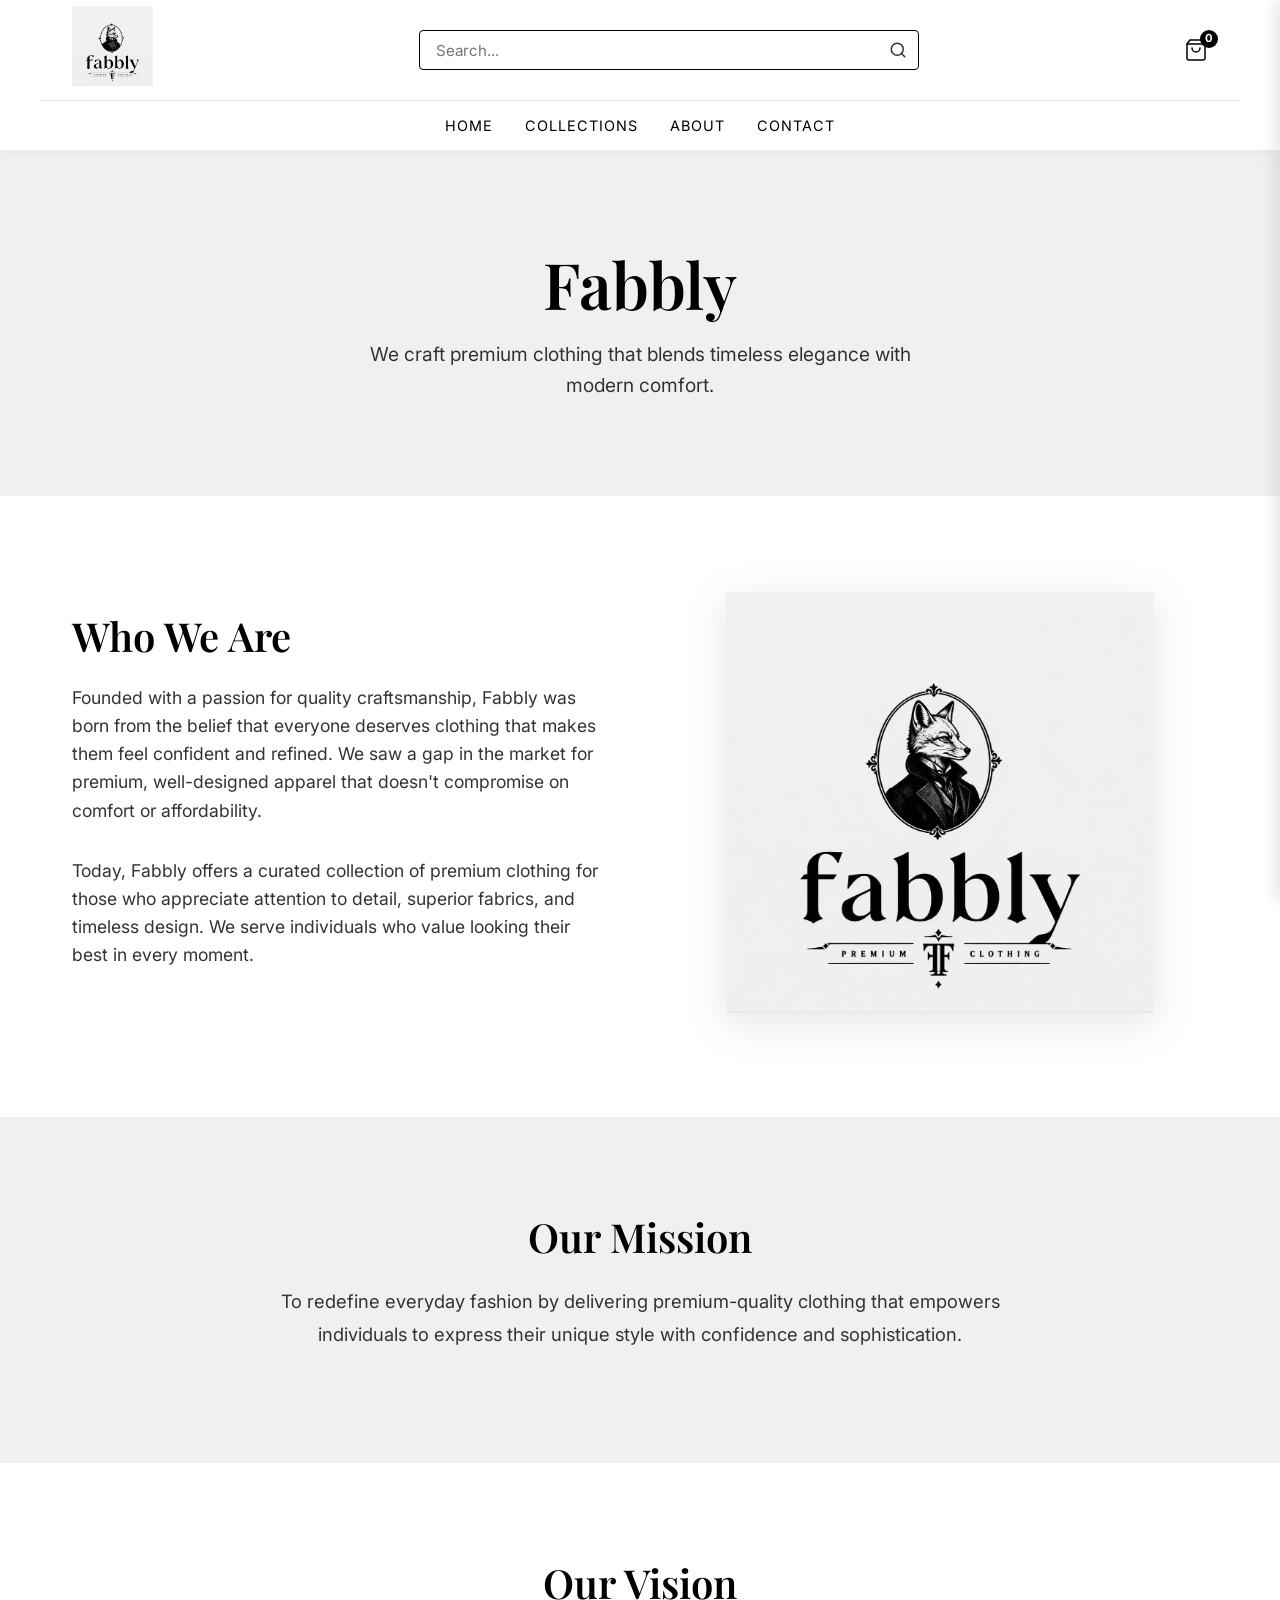
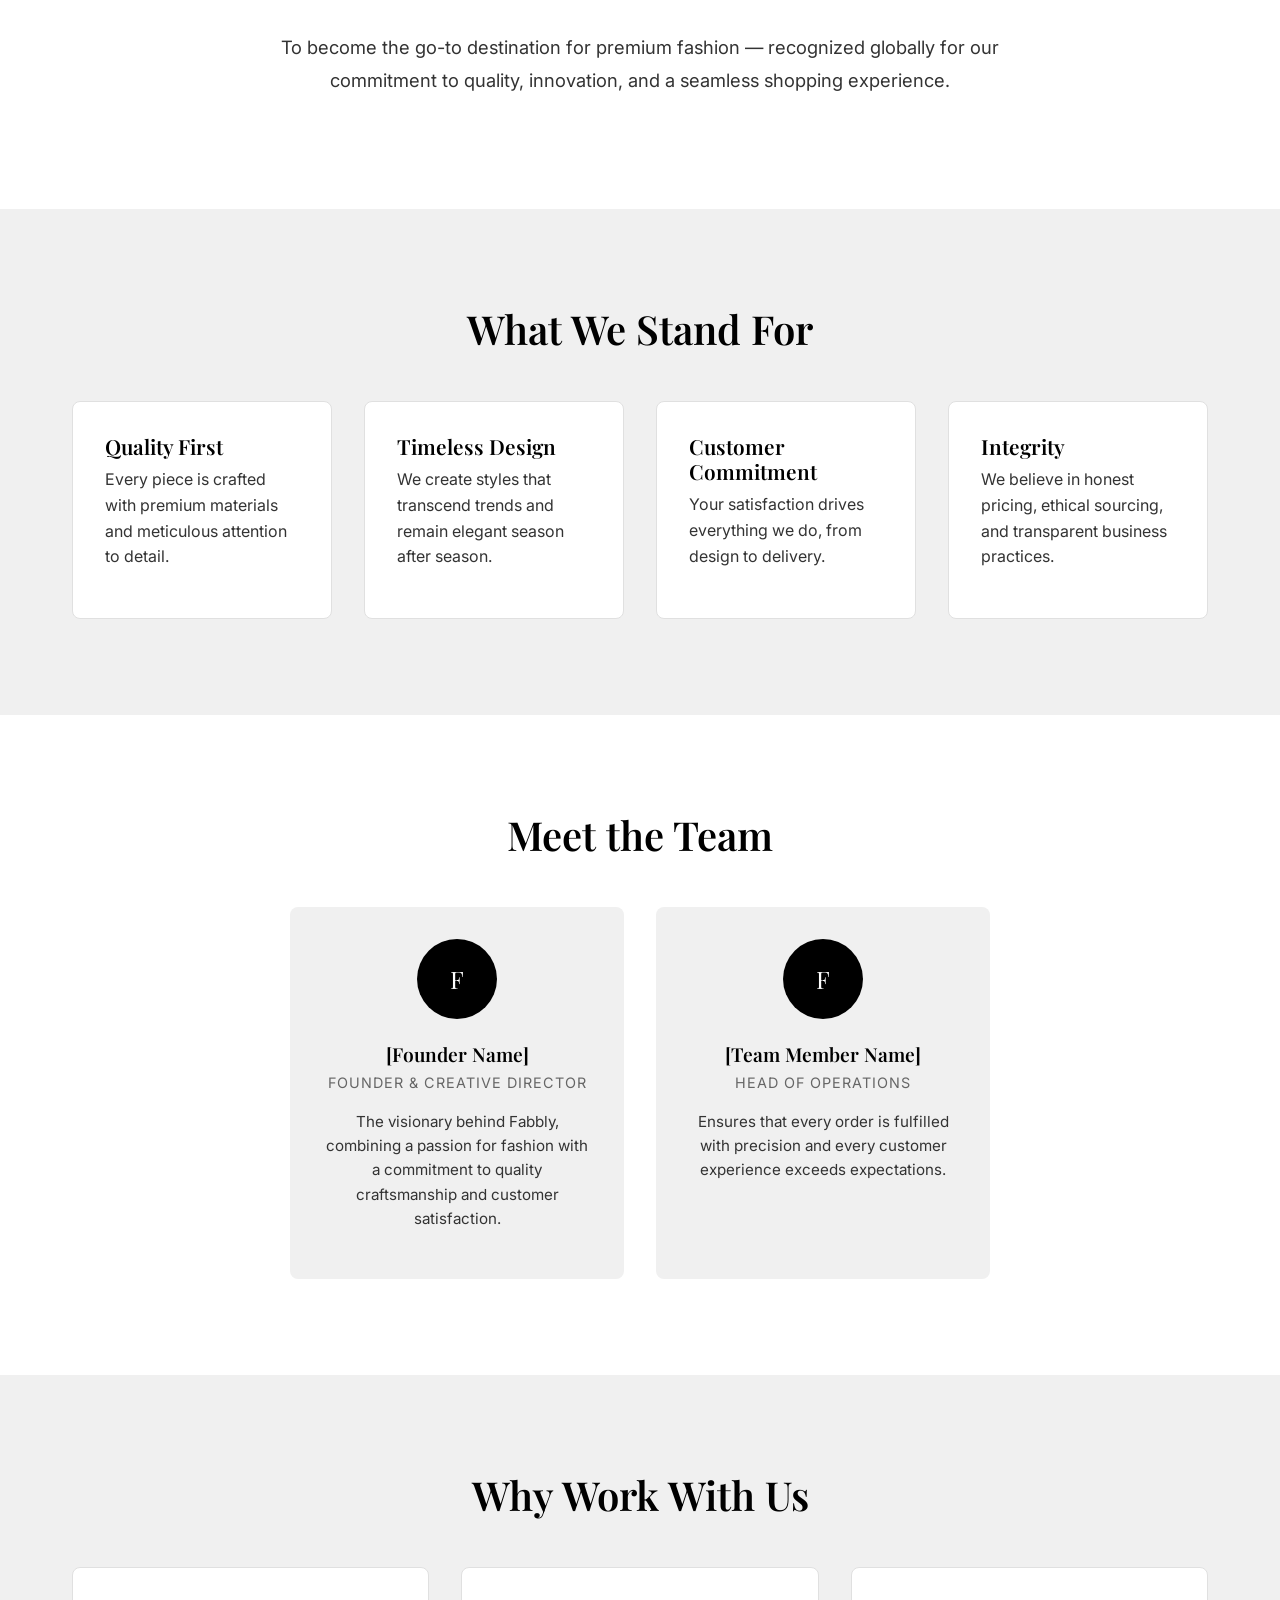
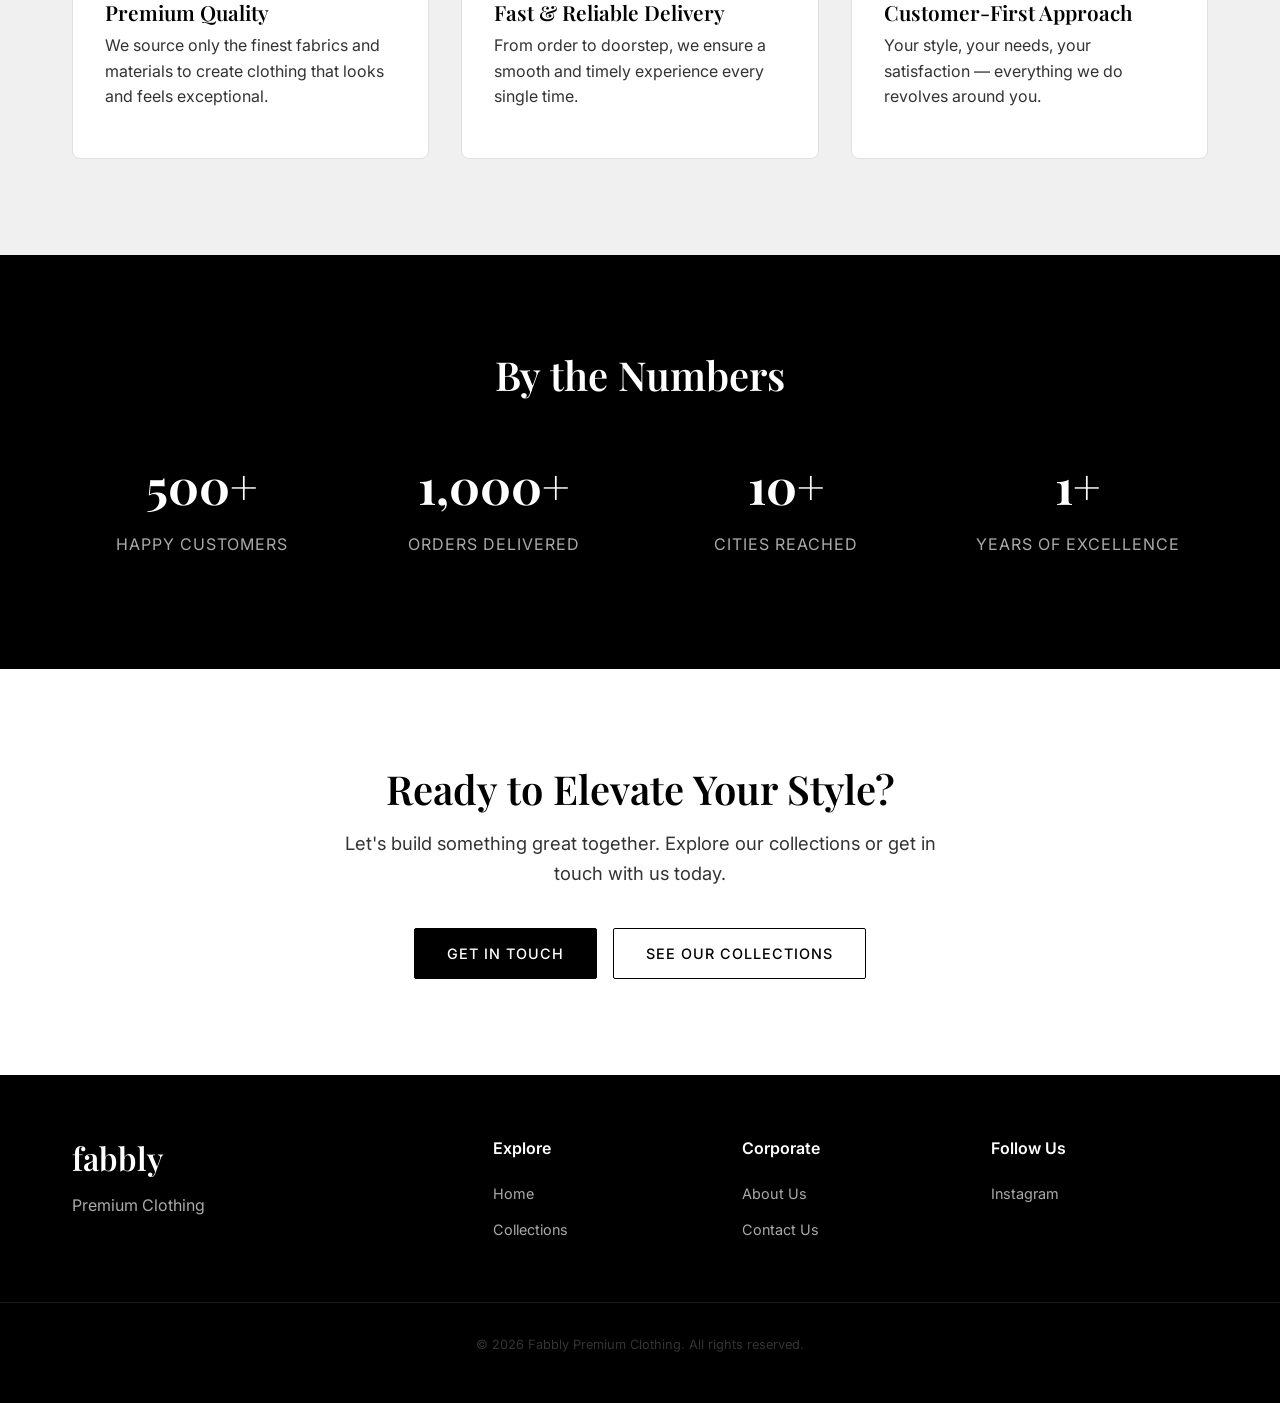
<file: about.html>
<!DOCTYPE html>
<html lang="en">
<head>
    <meta charset="UTF-8">
    <meta name="viewport" content="width=device-width, initial-scale=1.0">
    <title>About Us | Fabbly Premium</title>
    <link rel="stylesheet" href="styles.css">
    <link rel="preconnect" href="https://fonts.googleapis.com">
    <link rel="preconnect" href="https://fonts.gstatic.com" crossorigin>
    <link href="https://fonts.googleapis.com/css2?family=Playfair+Display:ital,wght@0,400;0,600;0,700;1,400&family=Inter:wght@300;400;500;600&display=swap" rel="stylesheet">
</head>
<body>
    <header class="header">
        <div class="header-top container">
            <div class="logo-container">
                <a href="index.html">
                    <img src="672806512_2048362706102132_3763652892459774303_n.jpg" alt="Fabbly Logo" class="brand-logo">
                </a>
            </div>

            <div class="search-container">
                <input type="text" placeholder="Search..." class="search-bar">
                <button aria-label="Search" class="search-btn">
                    <svg width="18" height="18" viewBox="0 0 24 24" fill="none" stroke="currentColor" stroke-width="2" stroke-linecap="round" stroke-linejoin="round"><circle cx="11" cy="11" r="8"></circle><line x1="21" y1="21" x2="16.65" y2="16.65"></line></svg>
                </button>
            </div>

            <div class="nav-right" style="align-items: center; display: flex; gap: 1rem;">
                <a href="#" class="cart-icon" id="cartOpenBtn" style="display: flex; align-items: center; gap: 5px;" aria-label="Open Bag">
                    <svg width="24" height="24" viewBox="0 0 24 24" fill="none" stroke="currentColor" stroke-width="1.5" stroke-linecap="round" stroke-linejoin="round">
                        <path d="M6 2L3 6v14a2 2 0 0 0 2 2h14a2 2 0 0 0 2-2V6l-3-4z"></path>
                        <line x1="3" y1="6" x2="21" y2="6"></line>
                        <path d="M16 10a4 4 0 0 1-8 0"></path>
                    </svg>
                    <span class="cart-count">0</span>
                </a>
                <button class="mobile-menu-btn" aria-label="Toggle menu">
                    <span></span>
                    <span></span>
                    <span></span>
                </button>
            </div>
        </div>

        <nav class="navbar-bottom container">
            <div class="nav-links">
                <a href="index.html">Home</a>
                <a href="collections.html">Collections</a>
                <a href="about.html">About</a>
                <a href="contact.html">Contact</a>
            </div>
        </nav>
    </header>

    <main class="page-container">

        <!-- HERO SECTION -->
        <section style="padding: 6rem 0; text-align: center; background-color: #F0F0F0;">
            <div class="container">
                <h1 style="font-size: 4rem; margin-bottom: 1rem;">Fabbly</h1>
                <p style="font-size: 1.2rem; max-width: 600px; margin: 0 auto; color: #333;">We craft premium clothing that blends timeless elegance with modern comfort.</p>
            </div>
        </section>

        <!-- WHO WE ARE -->
        <section class="about-section">
            <div class="container about-container">
                <div class="about-text">
                    <h2>Who We Are</h2>
                    <p>Founded with a passion for quality craftsmanship, Fabbly was born from the belief that everyone deserves clothing that makes them feel confident and refined. We saw a gap in the market for premium, well-designed apparel that doesn't compromise on comfort or affordability.</p>
                    <p>Today, Fabbly offers a curated collection of premium clothing for those who appreciate attention to detail, superior fabrics, and timeless design. We serve individuals who value looking their best in every moment.</p>
                </div>
                <div class="about-image">
                    <img src="672806512_2048362706102132_3763652892459774303_n.jpg" alt="Fabbly Premium Clothing" class="about-logo">
                </div>
            </div>
        </section>

        <!-- OUR MISSION -->
        <section style="padding: 6rem 0; background-color: #F0F0F0;">
            <div class="container" style="text-align: center; max-width: 800px;">
                <h2 style="font-size: 2.5rem; margin-bottom: 1.5rem;">Our Mission</h2>
                <p style="font-size: 1.15rem; line-height: 1.8; color: #333;">To redefine everyday fashion by delivering premium-quality clothing that empowers individuals to express their unique style with confidence and sophistication.</p>
            </div>
        </section>

        <!-- OUR VISION -->
        <section style="padding: 6rem 0; background-color: #FFFFFF;">
            <div class="container" style="text-align: center; max-width: 800px;">
                <h2 style="font-size: 2.5rem; margin-bottom: 1.5rem;">Our Vision</h2>
                <p style="font-size: 1.15rem; line-height: 1.8; color: #333;">To become the go-to destination for premium fashion — recognized globally for our commitment to quality, innovation, and a seamless shopping experience.</p>
            </div>
        </section>

        <!-- OUR VALUES -->
        <section style="padding: 6rem 0; background-color: #F0F0F0;">
            <div class="container">
                <h2 style="font-size: 2.5rem; margin-bottom: 3rem; text-align: center;">What We Stand For</h2>
                <div style="display: grid; grid-template-columns: repeat(auto-fit, minmax(250px, 1fr)); gap: 2rem;">
                    <div style="background: #FFFFFF; padding: 2rem; border-radius: 8px; border: 1px solid #E0E0E0;">
                        <h3 style="font-size: 1.3rem; margin-bottom: 0.5rem;">Quality First</h3>
                        <p style="color: #333;">Every piece is crafted with premium materials and meticulous attention to detail.</p>
                    </div>
                    <div style="background: #FFFFFF; padding: 2rem; border-radius: 8px; border: 1px solid #E0E0E0;">
                        <h3 style="font-size: 1.3rem; margin-bottom: 0.5rem;">Timeless Design</h3>
                        <p style="color: #333;">We create styles that transcend trends and remain elegant season after season.</p>
                    </div>
                    <div style="background: #FFFFFF; padding: 2rem; border-radius: 8px; border: 1px solid #E0E0E0;">
                        <h3 style="font-size: 1.3rem; margin-bottom: 0.5rem;">Customer Commitment</h3>
                        <p style="color: #333;">Your satisfaction drives everything we do, from design to delivery.</p>
                    </div>
                    <div style="background: #FFFFFF; padding: 2rem; border-radius: 8px; border: 1px solid #E0E0E0;">
                        <h3 style="font-size: 1.3rem; margin-bottom: 0.5rem;">Integrity</h3>
                        <p style="color: #333;">We believe in honest pricing, ethical sourcing, and transparent business practices.</p>
                    </div>
                </div>
            </div>
        </section>

        <!-- THE TEAM -->
        <section style="padding: 6rem 0; background-color: #FFFFFF;">
            <div class="container">
                <h2 style="font-size: 2.5rem; margin-bottom: 3rem; text-align: center;">Meet the Team</h2>
                <div style="display: grid; grid-template-columns: repeat(auto-fit, minmax(280px, 1fr)); gap: 2rem; max-width: 700px; margin: 0 auto;">
                    <div style="text-align: center; padding: 2rem; background: #F0F0F0; border-radius: 8px;">
                        <div style="width: 80px; height: 80px; border-radius: 50%; background: #000; margin: 0 auto 1.5rem; display: flex; align-items: center; justify-content: center; color: #FFF; font-size: 1.5rem; font-family: 'Playfair Display', serif;">F</div>
                        <h3 style="font-size: 1.2rem; margin-bottom: 0.3rem;">[Founder Name]</h3>
                        <p style="font-size: 0.9rem; color: #666; margin-bottom: 1rem; text-transform: uppercase; letter-spacing: 1px;">Founder & Creative Director</p>
                        <p style="font-size: 0.95rem; color: #333;">The visionary behind Fabbly, combining a passion for fashion with a commitment to quality craftsmanship and customer satisfaction.</p>
                    </div>
                    <div style="text-align: center; padding: 2rem; background: #F0F0F0; border-radius: 8px;">
                        <div style="width: 80px; height: 80px; border-radius: 50%; background: #000; margin: 0 auto 1.5rem; display: flex; align-items: center; justify-content: center; color: #FFF; font-size: 1.5rem; font-family: 'Playfair Display', serif;">F</div>
                        <h3 style="font-size: 1.2rem; margin-bottom: 0.3rem;">[Team Member Name]</h3>
                        <p style="font-size: 0.9rem; color: #666; margin-bottom: 1rem; text-transform: uppercase; letter-spacing: 1px;">Head of Operations</p>
                        <p style="font-size: 0.95rem; color: #333;">Ensures that every order is fulfilled with precision and every customer experience exceeds expectations.</p>
                    </div>
                </div>
            </div>
        </section>

        <!-- WHY CHOOSE US -->
        <section style="padding: 6rem 0; background-color: #F0F0F0;">
            <div class="container">
                <h2 style="font-size: 2.5rem; margin-bottom: 3rem; text-align: center;">Why Work With Us</h2>
                <div style="display: grid; grid-template-columns: repeat(auto-fit, minmax(300px, 1fr)); gap: 2rem;">
                    <div style="padding: 2rem; background: #FFFFFF; border-radius: 8px; border: 1px solid #E0E0E0;">
                        <h3 style="font-size: 1.3rem; margin-bottom: 0.5rem;">Premium Quality</h3>
                        <p style="color: #333;">We source only the finest fabrics and materials to create clothing that looks and feels exceptional.</p>
                    </div>
                    <div style="padding: 2rem; background: #FFFFFF; border-radius: 8px; border: 1px solid #E0E0E0;">
                        <h3 style="font-size: 1.3rem; margin-bottom: 0.5rem;">Fast & Reliable Delivery</h3>
                        <p style="color: #333;">From order to doorstep, we ensure a smooth and timely experience every single time.</p>
                    </div>
                    <div style="padding: 2rem; background: #FFFFFF; border-radius: 8px; border: 1px solid #E0E0E0;">
                        <h3 style="font-size: 1.3rem; margin-bottom: 0.5rem;">Customer-First Approach</h3>
                        <p style="color: #333;">Your style, your needs, your satisfaction — everything we do revolves around you.</p>
                    </div>
                </div>
            </div>
        </section>

        <!-- NUMBERS / ACHIEVEMENTS -->
        <section style="padding: 6rem 0; background-color: #000; color: #FFF;">
            <div class="container">
                <h2 style="font-size: 2.5rem; margin-bottom: 3rem; text-align: center; color: #FFF;">By the Numbers</h2>
                <div style="display: grid; grid-template-columns: repeat(auto-fit, minmax(200px, 1fr)); gap: 2rem; text-align: center;">
                    <div>
                        <p style="font-size: 3rem; font-weight: 700; color: #FFF; font-family: 'Playfair Display', serif; margin-bottom: 0.5rem;">500+</p>
                        <p style="font-size: 1rem; color: #AAA; text-transform: uppercase; letter-spacing: 1px;">Happy Customers</p>
                    </div>
                    <div>
                        <p style="font-size: 3rem; font-weight: 700; color: #FFF; font-family: 'Playfair Display', serif; margin-bottom: 0.5rem;">1,000+</p>
                        <p style="font-size: 1rem; color: #AAA; text-transform: uppercase; letter-spacing: 1px;">Orders Delivered</p>
                    </div>
                    <div>
                        <p style="font-size: 3rem; font-weight: 700; color: #FFF; font-family: 'Playfair Display', serif; margin-bottom: 0.5rem;">10+</p>
                        <p style="font-size: 1rem; color: #AAA; text-transform: uppercase; letter-spacing: 1px;">Cities Reached</p>
                    </div>
                    <div>
                        <p style="font-size: 3rem; font-weight: 700; color: #FFF; font-family: 'Playfair Display', serif; margin-bottom: 0.5rem;">1+</p>
                        <p style="font-size: 1rem; color: #AAA; text-transform: uppercase; letter-spacing: 1px;">Years of Excellence</p>
                    </div>
                </div>
            </div>
        </section>

        <!-- CALL TO ACTION -->
        <section style="padding: 6rem 0; text-align: center; background-color: #FFFFFF;">
            <div class="container" style="max-width: 700px;">
                <h2 style="font-size: 2.5rem; margin-bottom: 1rem;">Ready to Elevate Your Style?</h2>
                <p style="font-size: 1.15rem; color: #333; margin-bottom: 2.5rem;">Let's build something great together. Explore our collections or get in touch with us today.</p>
                <div style="display: flex; gap: 1rem; justify-content: center; flex-wrap: wrap;">
                    <a href="contact.html" class="btn btn-primary">Get in Touch</a>
                    <a href="collections.html" class="btn btn-outline">See Our Collections</a>
                </div>
            </div>
        </section>

    </main>

    <footer class="footer">
        <div class="container footer-content">
            <div class="footer-brand">
                <h3 style="font-family: 'Playfair Display', serif; font-size: 2rem;">fabbly</h3>
                <p>Premium Clothing</p>
            </div>
            <div class="footer-links">
                <div class="link-group">
                    <h4>Explore</h4>
                    <a href="index.html">Home</a>
                    <a href="collections.html">Collections</a>
                </div>
                <div class="link-group">
                    <h4>Corporate</h4>
                    <a href="about.html">About Us</a>
                    <a href="contact.html">Contact Us</a>
                </div>
                <div class="link-group">
                    <h4>Follow Us</h4>
                    <a href="https://www.instagram.com/fabbly_?igsh=Y3hmdWd3Y3VxdHMw" target="_blank" rel="noopener noreferrer">Instagram</a>
                </div>
            </div>
        </div>
        <div class="footer-bottom">
            <p>&copy; 2026 Fabbly Premium Clothing. All rights reserved.</p>
        </div>
    </footer>
    
    <!-- Shopping Bag Drawer -->
    <div class="cart-overlay" id="cartOverlay"></div>
    <div class="cart-sidebar" id="cartSidebar">
        <div class="cart-header">
            <h2>Your Bag</h2>
            <button class="close-cart" id="cartCloseBtn">&times;</button>
        </div>
        <div class="cart-items" id="cartItems">
            <p class="empty-cart-msg">Your bag is empty.</p>
        </div>
        <div class="cart-footer">
            <div class="cart-total">
                <span>Total</span>
                <span id="cartTotalPrice">$0.00</span>
            </div>
            <a href="#" class="btn btn-primary btn-checkout" id="checkoutBtn" onclick="alert('Order Confirmed!'); document.getElementById('cartOpenBtn').click();">Confirm Order</a>
        </div>
    </div>

    <script src="script.js"></script>
</body>
</html>
</file>
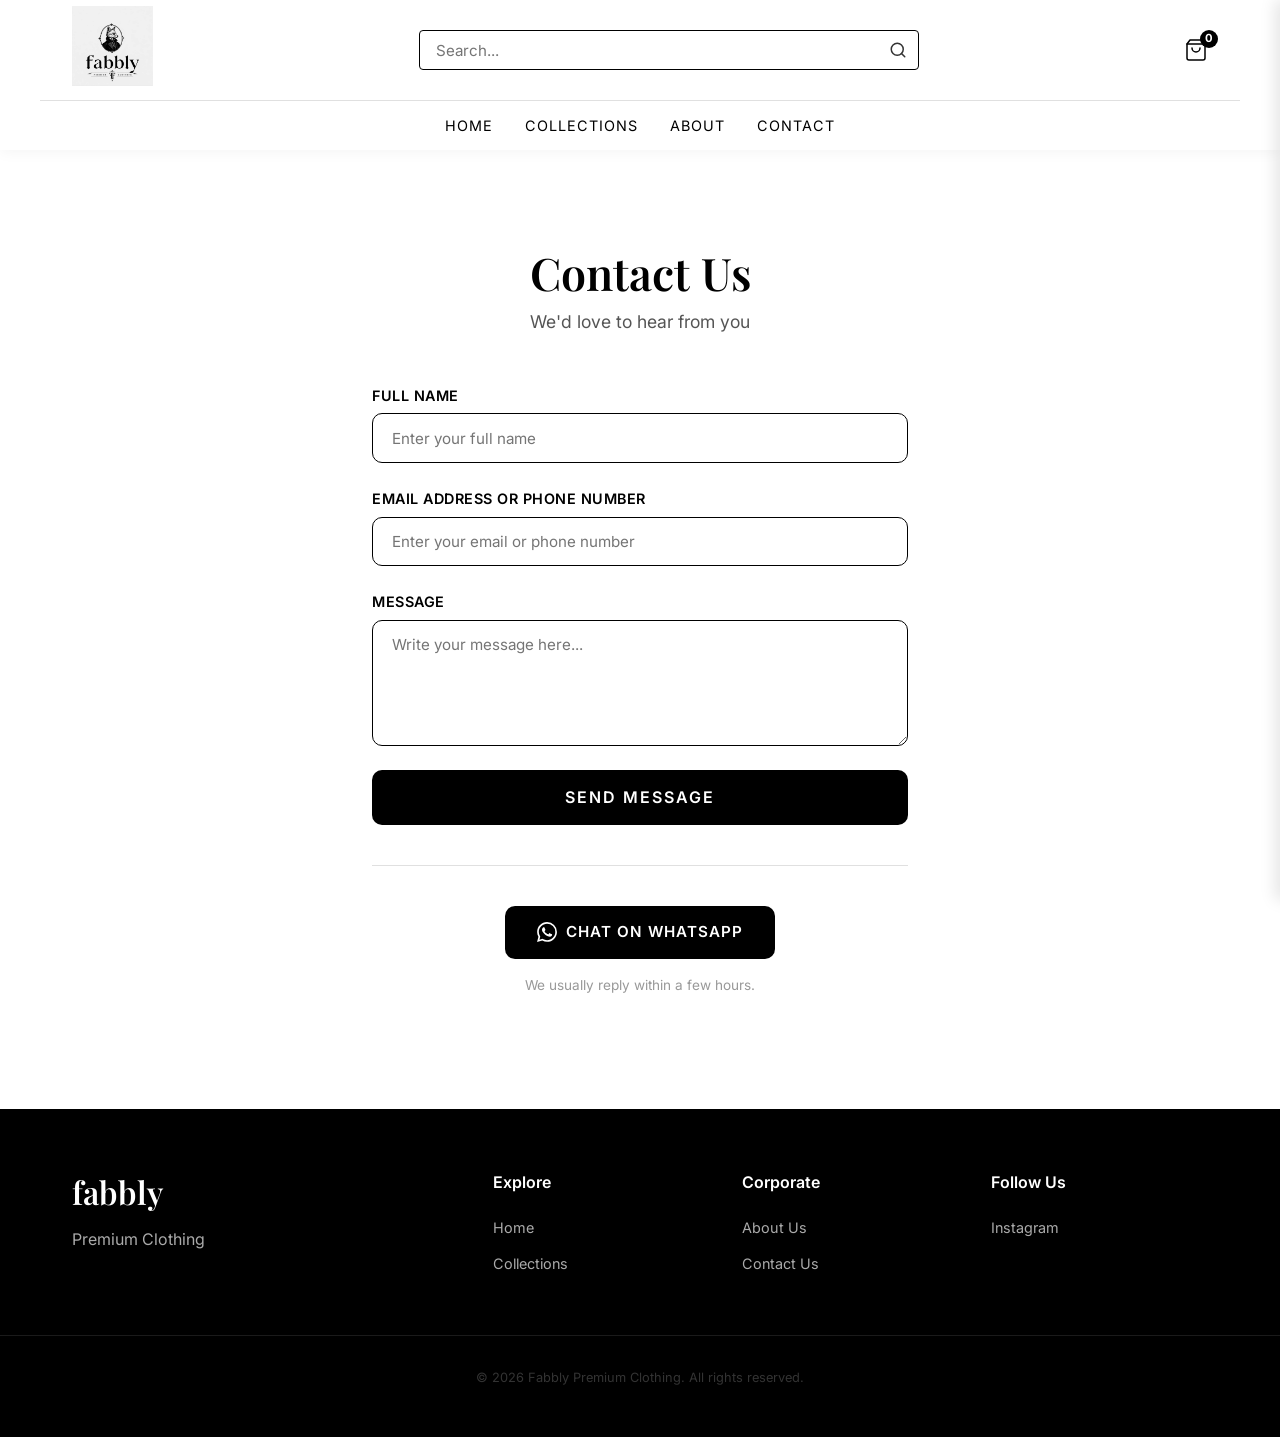
<file: contact.html>
<!DOCTYPE html>
<html lang="en">
<head>
    <meta charset="UTF-8">
    <meta name="viewport" content="width=device-width, initial-scale=1.0">
    <title>Contact Us | Fabbly Premium</title>
    <link rel="stylesheet" href="styles.css">
    <link rel="preconnect" href="https://fonts.googleapis.com">
    <link rel="preconnect" href="https://fonts.gstatic.com" crossorigin>
    <link href="https://fonts.googleapis.com/css2?family=Playfair+Display:ital,wght@0,400;0,600;0,700;1,400&family=Inter:wght@300;400;500;600&display=swap" rel="stylesheet">
</head>
<body>
    <header class="header">
        <div class="header-top container">
            <div class="logo-container">
                <a href="index.html">
                    <img src="672806512_2048362706102132_3763652892459774303_n.jpg" alt="Fabbly Logo" class="brand-logo">
                </a>
            </div>

            <div class="search-container">
                <input type="text" placeholder="Search..." class="search-bar">
                <button aria-label="Search" class="search-btn">
                    <svg width="18" height="18" viewBox="0 0 24 24" fill="none" stroke="currentColor" stroke-width="2" stroke-linecap="round" stroke-linejoin="round"><circle cx="11" cy="11" r="8"></circle><line x1="21" y1="21" x2="16.65" y2="16.65"></line></svg>
                </button>
            </div>

            <div class="nav-right" style="align-items: center; display: flex; gap: 1rem;">
                <a href="#" class="cart-icon" id="cartOpenBtn" style="display: flex; align-items: center; gap: 5px;" aria-label="Open Bag">
                    <svg width="24" height="24" viewBox="0 0 24 24" fill="none" stroke="currentColor" stroke-width="1.5" stroke-linecap="round" stroke-linejoin="round">
                        <path d="M6 2L3 6v14a2 2 0 0 0 2 2h14a2 2 0 0 0 2-2V6l-3-4z"></path>
                        <line x1="3" y1="6" x2="21" y2="6"></line>
                        <path d="M16 10a4 4 0 0 1-8 0"></path>
                    </svg>
                    <span class="cart-count">0</span>
                </a>
                <button class="mobile-menu-btn" aria-label="Toggle menu">
                    <span></span>
                    <span></span>
                    <span></span>
                </button>
            </div>
        </div>

        <nav class="navbar-bottom container">
            <div class="nav-links">
                <a href="index.html">Home</a>
                <a href="collections.html">Collections</a>
                <a href="about.html">About</a>
                <a href="contact.html">Contact</a>
            </div>
        </nav>
    </header>

    <main class="page-container" style="padding: 6rem 0; min-height: 60vh;">
        <section class="container" style="max-width: 600px; margin: 0 auto;">
            <!-- Heading -->
            <div style="text-align: center; margin-bottom: 3rem;">
                <h1 style="font-family: 'Playfair Display', serif; font-size: 2.8rem; margin-bottom: 0.5rem;">Contact Us</h1>
                <p style="color: #555; font-size: 1.1rem; margin-bottom: 0;">We'd love to hear from you</p>
            </div>

            <!-- Contact Form -->
            <form id="contactForm" style="display: flex; flex-direction: column; gap: 1.5rem;">
                <div style="display: flex; flex-direction: column; gap: 0.4rem;">
                    <label for="contactName" style="font-weight: 600; font-size: 0.9rem; text-transform: uppercase; letter-spacing: 0.5px;">Full Name</label>
                    <input type="text" id="contactName" required placeholder="Enter your full name"
                        style="padding: 0.9rem 1.2rem; border: 1px solid #000; border-radius: 10px; font-family: 'Inter', sans-serif; font-size: 0.95rem; outline: none; transition: all 0.3s ease;">
                </div>

                <div style="display: flex; flex-direction: column; gap: 0.4rem;">
                    <label for="contactEmailPhone" style="font-weight: 600; font-size: 0.9rem; text-transform: uppercase; letter-spacing: 0.5px;">Email Address or Phone Number</label>
                    <input type="text" id="contactEmailPhone" required placeholder="Enter your email or phone number"
                        style="padding: 0.9rem 1.2rem; border: 1px solid #000; border-radius: 10px; font-family: 'Inter', sans-serif; font-size: 0.95rem; outline: none; transition: all 0.3s ease;">
                </div>

                <div style="display: flex; flex-direction: column; gap: 0.4rem;">
                    <label for="contactMessage" style="font-weight: 600; font-size: 0.9rem; text-transform: uppercase; letter-spacing: 0.5px;">Message</label>
                    <textarea id="contactMessage" required placeholder="Write your message here..." rows="5"
                        style="padding: 0.9rem 1.2rem; border: 1px solid #000; border-radius: 10px; font-family: 'Inter', sans-serif; font-size: 0.95rem; outline: none; resize: vertical; transition: all 0.3s ease;"></textarea>
                </div>

                <!-- Validation Error -->
                <p id="contactError" style="color: #e74c3c; font-size: 0.85rem; display: none; margin: 0;">Please fill in all fields before submitting.</p>

                <!-- Submit Button -->
                <button type="submit"
                    style="background: #000; color: #fff; border: none; padding: 1.1rem; font-size: 1rem; font-weight: 600; text-transform: uppercase; letter-spacing: 2px; border-radius: 10px; cursor: pointer; transition: all 0.3s ease; font-family: 'Inter', sans-serif;">
                    Send Message
                </button>
            </form>

            <!-- Success Message (hidden by default) -->
            <div id="contactSuccess" style="display: none; text-align: center; padding: 2.5rem 1rem; margin-top: 1.5rem; border: 1px solid #000; border-radius: 12px;">
                <svg width="48" height="48" viewBox="0 0 24 24" fill="none" stroke="#000" stroke-width="2" stroke-linecap="round" stroke-linejoin="round" style="margin-bottom: 1rem;">
                    <path d="M22 11.08V12a10 10 0 1 1-5.93-9.14"></path>
                    <polyline points="22 4 12 14.01 9 11.01"></polyline>
                </svg>
                <h3 style="font-family: 'Playfair Display', serif; font-size: 1.5rem; margin-bottom: 0.5rem;">Thank You!</h3>
                <p style="color: #555; margin-bottom: 0;">Thanks! We'll get back to you soon.</p>
            </div>

            <!-- Divider -->
            <hr style="border: 0; border-top: 1px solid #E0E0E0; margin: 2.5rem 0;">

            <!-- WhatsApp Button -->
            <div style="text-align: center;">
                <a href="https://wa.me/8801700000000" target="_blank" rel="noopener noreferrer"
                    style="display: inline-flex; align-items: center; gap: 0.6rem; background: #000; color: #fff; padding: 0.9rem 2rem; border-radius: 10px; text-decoration: none; font-weight: 600; font-size: 0.95rem; text-transform: uppercase; letter-spacing: 1px; transition: all 0.3s ease;">
                    <svg width="20" height="20" viewBox="0 0 24 24" fill="#fff">
                        <path d="M17.472 14.382c-.297-.149-1.758-.867-2.03-.967-.273-.099-.471-.148-.67.15-.197.297-.767.966-.94 1.164-.173.199-.347.223-.644.075-.297-.15-1.255-.463-2.39-1.475-.883-.788-1.48-1.761-1.653-2.059-.173-.297-.018-.458.13-.606.134-.133.298-.347.446-.52.149-.174.198-.298.298-.497.099-.198.05-.371-.025-.52-.075-.149-.669-1.612-.916-2.207-.242-.579-.487-.5-.669-.51-.173-.008-.371-.01-.57-.01-.198 0-.52.074-.792.372-.272.297-1.04 1.016-1.04 2.479 0 1.462 1.065 2.875 1.213 3.074.149.198 2.096 3.2 5.077 4.487.709.306 1.262.489 1.694.625.712.227 1.36.195 1.871.118.571-.085 1.758-.719 2.006-1.413.248-.694.248-1.289.173-1.413-.074-.124-.272-.198-.57-.347m-5.421 7.403h-.004a9.87 9.87 0 01-5.031-1.378l-.361-.214-3.741.982.998-3.648-.235-.374a9.86 9.86 0 01-1.51-5.26c.001-5.45 4.436-9.884 9.888-9.884 2.64 0 5.122 1.03 6.988 2.898a9.825 9.825 0 012.893 6.994c-.003 5.45-4.437 9.884-9.885 9.884m8.413-18.297A11.815 11.815 0 0012.05 0C5.495 0 .16 5.335.157 11.892c0 2.096.547 4.142 1.588 5.945L.057 24l6.305-1.654a11.882 11.882 0 005.683 1.448h.005c6.554 0 11.89-5.335 11.893-11.893a11.821 11.821 0 00-3.48-8.413z"/>
                    </svg>
                    Chat on WhatsApp
                </a>
                <p style="color: #999; font-size: 0.85rem; margin-top: 1rem;">We usually reply within a few hours.</p>
            </div>
        </section>
    </main>

    <script>
        document.getElementById('contactForm').addEventListener('submit', function(e) {
            e.preventDefault();
            const name = document.getElementById('contactName').value.trim();
            const emailPhone = document.getElementById('contactEmailPhone').value.trim();
            const message = document.getElementById('contactMessage').value.trim();
            const errorEl = document.getElementById('contactError');
            const successEl = document.getElementById('contactSuccess');

            if (!name || !emailPhone || !message) {
                errorEl.style.display = 'block';
                return;
            }

            errorEl.style.display = 'none';
            this.style.display = 'none';
            successEl.style.display = 'block';
        });

        // Focus glow effect
        document.querySelectorAll('#contactForm input, #contactForm textarea').forEach(el => {
            el.addEventListener('focus', function() {
                this.style.borderColor = '#000';
                this.style.boxShadow = '0 0 0 3px rgba(0,0,0,0.08)';
            });
            el.addEventListener('blur', function() {
                this.style.boxShadow = 'none';
            });
        });
    </script>

    <footer class="footer">
        <div class="container footer-content">
            <div class="footer-brand">
                <h3 style="font-family: 'Playfair Display', serif; font-size: 2rem;">fabbly</h3>
                <p>Premium Clothing</p>
            </div>
            <div class="footer-links">
                <div class="link-group">
                    <h4>Explore</h4>
                    <a href="index.html">Home</a>
                    <a href="collections.html">Collections</a>
                </div>
                <div class="link-group">
                    <h4>Corporate</h4>
                    <a href="about.html">About Us</a>
                    <a href="contact.html">Contact Us</a>
                </div>
                <div class="link-group">
                    <h4>Follow Us</h4>
                    <a href="https://www.instagram.com/fabbly_?igsh=Y3hmdWd3Y3VxdHMw" target="_blank" rel="noopener noreferrer">Instagram</a>
                </div>
            </div>
        </div>
        <div class="footer-bottom">
            <p>&copy; 2026 Fabbly Premium Clothing. All rights reserved.</p>
        </div>
    </footer>
    
    <!-- Shopping Bag Drawer -->
    <div class="cart-overlay" id="cartOverlay"></div>
    <div class="cart-sidebar" id="cartSidebar">
        <div class="cart-header">
            <h2>Your Bag</h2>
            <button class="close-cart" id="cartCloseBtn">&times;</button>
        </div>
        <div class="cart-items" id="cartItems">
            <p class="empty-cart-msg">Your bag is empty.</p>
        </div>
        <div class="cart-footer">
            <div class="cart-total">
                <span>Total</span>
                <span id="cartTotalPrice">$0.00</span>
            </div>
            <a href="#" class="btn btn-primary btn-checkout" id="checkoutBtn" onclick="alert('Order Confirmed!'); document.getElementById('cartOpenBtn').click();">Confirm Order</a>
        </div>
    </div>

    <script src="script.js"></script>
</body>
</html>
</file>
<file: styles.css>
:root {
    --color-bg: #FFFFFF;
    --color-surface: #FFFFFF;
    --color-text-main: #000000;
    --color-text-muted: #333333;
    --color-accent: #000000;
    --color-border: #000000;
    
    --font-heading: 'Playfair Display', serif;
    --font-body: 'Inter', sans-serif;
    
    --transition: all 0.3s cubic-bezier(0.25, 0.46, 0.45, 0.94);
}

* {
    margin: 0;
    padding: 0;
    box-sizing: border-box;
}

html {
    scroll-behavior: smooth;
}

body {
    font-family: var(--font-body);
    color: var(--color-text-main);
    background-color: var(--color-bg);
    line-height: 1.6;
    -webkit-font-smoothing: antialiased;
}

.container {
    max-width: 1200px;
    margin: 0 auto;
    padding: 0 2rem;
}

h1, h2, h3, h4 {
    font-family: var(--font-heading);
    font-weight: 600;
    line-height: 1.2;
    margin-bottom: 1rem;
}

p {
    margin-bottom: 1rem;
    color: var(--color-text-muted);
}

a {
    color: var(--color-text-main);
    text-decoration: none;
    transition: var(--transition);
}

.btn {
    display: inline-block;
    padding: 0.8rem 2rem;
    font-size: 0.9rem;
    text-transform: uppercase;
    letter-spacing: 1px;
    font-weight: 500;
    cursor: pointer;
    transition: var(--transition);
    border-radius: 2px;
}

.btn-primary {
    background-color: var(--color-accent);
    color: #FFFFFF;
    border: 1px solid var(--color-accent);
}

.btn-primary:hover {
    background-color: transparent;
    color: var(--color-accent);
}

.btn-outline {
    background-color: transparent;
    color: var(--color-accent);
    border: 1px solid var(--color-accent);
}

.btn-outline:hover {
    background-color: var(--color-accent);
    color: #FFFFFF;
}

/* Header & Nav */
.header {
    background-color: var(--color-surface);
    position: sticky;
    top: 0;
    z-index: 100;
    box-shadow: 0 1px 15px rgba(0,0,0,0.05);
}

.header-top {
    display: flex;
    justify-content: space-between;
    align-items: center;
    height: 100px;
}

.search-container {
    display: flex;
    align-items: center;
    flex-grow: 1;
    max-width: 500px;
    margin: 0 2rem;
    position: relative;
}

.search-bar {
    width: 100%;
    padding: 0.6rem 2.5rem 0.6rem 1rem;
    border: 1px solid var(--color-border);
    border-radius: 4px;
    font-family: var(--font-body);
    font-size: 0.95rem;
    outline: none;
    transition: var(--transition);
}

.search-bar:focus {
    border-color: var(--color-accent);
}

.search-btn {
    position: absolute;
    right: 12px;
    background: none;
    border: none;
    cursor: pointer;
    color: var(--color-text-muted);
    display: flex;
    align-items: center;
    justify-content: center;
}

/* Search Suggestions Dropdown */
.search-suggestions {
    position: absolute;
    top: 100%;
    left: 0;
    right: 0;
    background: #fff;
    border: 1px solid #E0E0E0;
    border-top: none;
    border-radius: 0 0 8px 8px;
    box-shadow: 0 8px 20px rgba(0,0,0,0.1);
    z-index: 200;
    max-height: 320px;
    overflow-y: auto;
    display: none;
}

.search-suggestions.active {
    display: block;
    animation: searchFadeIn 0.2s ease;
}

@keyframes searchFadeIn {
    from { opacity: 0; transform: translateY(-5px); }
    to { opacity: 1; transform: translateY(0); }
}

.search-suggestion-item {
    display: flex;
    align-items: center;
    gap: 0.75rem;
    padding: 0.7rem 1rem;
    cursor: pointer;
    transition: background 0.2s;
    text-decoration: none;
    color: inherit;
}

.search-suggestion-item:hover {
    background: #F5F5F5;
}

.search-suggestion-img {
    width: 40px;
    height: 40px;
    object-fit: cover;
    border-radius: 6px;
    background: #eee;
    flex-shrink: 0;
}

.search-suggestion-info {
    display: flex;
    flex-direction: column;
}

.search-suggestion-name {
    font-size: 0.9rem;
    font-weight: 500;
    color: #111;
}

.search-suggestion-price {
    font-size: 0.8rem;
    color: #666;
}

.search-no-results {
    padding: 1rem;
    text-align: center;
    color: #999;
    font-size: 0.9rem;
}

.navbar-bottom {
    display: flex;
    justify-content: center;
    align-items: center;
    height: 50px;
    border-top: 1px solid #E0E0E0;
}

.nav-links {
    display: flex;
    gap: 2rem;
}

.nav-links a {
    font-size: 0.9rem;
    text-transform: uppercase;
    letter-spacing: 1px;
    position: relative;
}

.nav-links a::after {
    content: '';
    position: absolute;
    bottom: -4px;
    left: 0;
    width: 0;
    height: 1px;
    background-color: var(--color-accent);
    transition: var(--transition);
}

.nav-links a:hover::after {
    width: 100%;
}

.logo-container {
    display: flex;
    justify-content: center;
    align-items: center;
}

.brand-logo {
    height: 80px;
    width: auto;
    object-fit: contain;
    mix-blend-mode: multiply;
}

.mobile-menu-btn {
    display: none;
    background: none;
    border: none;
    cursor: pointer;
    flex-direction: column;
    gap: 5px;
}

.mobile-menu-btn span {
    display: block;
    width: 25px;
    height: 2px;
    background-color: var(--color-accent);
    transition: var(--transition);
}

/* Hero Section */
.hero {
    height: calc(100vh - 100px);
    display: flex;
    align-items: center;
    justify-content: center;
    text-align: center;
    background: linear-gradient(rgba(250, 250, 250, 0.9), rgba(250, 250, 250, 0.7)), 
                url('https://images.unsplash.com/photo-1594938298596-1cb58ee43c08?q=80&w=2000&auto=format&fit=crop') center/cover;
}

.hero-content {
    max-width: 600px;
    padding: 2rem;
    animation: fadeInUp 1s ease forwards;
    opacity: 0;
    transform: translateY(20px);
}

.hero h1 {
    font-size: 4rem;
    margin-bottom: 1.5rem;
}

.hero p {
    font-size: 1.1rem;
    margin-bottom: 2.5rem;
}

/* Collections Section */
.collections {
    padding: 6rem 2rem;
    text-align: center;
}

.collections h2 {
    font-size: 2.5rem;
    margin-bottom: 3rem;
}

.grid {
    display: grid;
    grid-template-columns: repeat(auto-fill, minmax(260px, 1fr));
    gap: 2rem;
}

.card {
    text-align: left;
    cursor: pointer;
    border: 1px solid #E0E0E0;
    border-radius: 8px;
    background-color: #FFFFFF;
    transition: box-shadow 0.3s cubic-bezier(0.25, 0.46, 0.45, 0.94);
    overflow: hidden;
    display: flex;
    flex-direction: column;
}

.card:hover {
    box-shadow: 0 6px 15px rgba(0,0,0,0.08);
}

.product-card-image-wrap {
    padding: 1rem;
    display: flex;
    justify-content: center;
    background-color: #FFFFFF;
}

.card-image {
    width: 100%;
    height: 220px;
    border-radius: 12px;
    background-color: transparent;
    margin-bottom: 0;
    background-size: contain;
    background-repeat: no-repeat;
    background-position: center;
    transition: transform 0.6s cubic-bezier(0.25, 0.46, 0.45, 0.94);
    overflow: hidden;
}

/* Modern Product Page specific styling */
.product-page-container {
    display: grid;
    grid-template-columns: 1fr 1fr;
    min-height: calc(100vh - 100px);
    background-color: #FFFFFF;
    color: #000000;
}

.product-image-container {
    position: sticky;
    top: 100px;
    height: calc(100vh - 100px);
    display: flex;
    justify-content: center;
    align-items: center;
    background-color: #FFFFFF;
    padding: 2rem;
    overflow: hidden;
}

.product-image-container img {
    width: 100%;
    height: 100%;
    object-fit: cover;
    border-radius: 12px;
    /* Image stays standard color while UI is black/white */
}

.product-details {
    padding: 6rem 4rem;
    display: flex;
    flex-direction: column;
    justify-content: center;
}

.product-details h1 {
    font-size: 3.5rem;
    text-transform: uppercase;
    font-weight: 700;
    margin-bottom: 0.5rem;
}

.product-price {
    font-size: 1.5rem;
    font-family: var(--font-body);
    font-weight: 500;
    margin-bottom: 2rem;
    padding-bottom: 2rem;
    border-bottom: 1px solid #000000;
}

.product-description {
    font-size: 1.1rem;
    line-height: 1.8;
    margin-bottom: 3rem;
}

.size-selector {
    margin-bottom: 3rem;
}

.size-selector h3 {
    font-size: 1rem;
    text-transform: uppercase;
    margin-bottom: 1rem;
}

.sizes {
    display: flex;
    gap: 1rem;
}

.size-btn {
    width: 42px;
    height: 42px;
    border-radius: 8px;
    display: flex;
    justify-content: center;
    align-items: center;
    border: 1px solid #000000;
    background: transparent;
    color: #000000;
    cursor: pointer;
    font-family: var(--font-body);
    transition: var(--transition);
}

.size-btn:hover, .size-btn.active {
    background-color: #000000;
    color: #FFFFFF;
}

.add-to-cart-btn {
    background-color: #000000;
    color: #FFFFFF;
    border: none;
    padding: 1.5rem;
    font-size: 1.1rem;
    text-transform: uppercase;
    letter-spacing: 2px;
    font-weight: 600;
    cursor: pointer;
    width: 100%;
    transition: var(--transition);
}

.add-to-cart-btn:hover {
    background-color: #333333;
}

.card:hover .card-image {
    transform: scale(0.98);
}

.placeholder-suit-1 {
    background-image: url('https://images.unsplash.com/photo-1593030761757-71fae45fa0e7?q=80&w=800&auto=format&fit=crop');
}

.placeholder-suit-2 {
    background-image: url('https://images.unsplash.com/photo-1594938298596-1cb58ee43c08?q=80&w=800&auto=format&fit=crop');
}

.placeholder-suit-3 {
    background-image: url('https://images.unsplash.com/photo-1507679799987-c73779587ccf?q=80&w=800&auto=format&fit=crop');
}

.product-card-info {
    padding: 1rem 1.5rem 1.5rem;
    border-top: none;
    display: flex;
    flex-direction: column;
}

.product-card-title {
    font-size: 1.1rem;
    font-family: var(--font-body);
    font-weight: 400;
    color: #111111;
    margin-bottom: 0.6rem;
    line-height: 1.4;
}

.product-card-price {
    font-size: 1.4rem;
    font-weight: 600;
    color: #000000;
    margin-bottom: 1.2rem;
    font-family: var(--font-body);
}

.product-card-rating {
    display: flex;
    align-items: center;
    font-size: 1.1rem;
    gap: 0.4rem;
}

.product-card-rating .stars {
    color: #000000;
    letter-spacing: 2px;
}

.product-card-rating .rating-count {
    color: #555555;
    font-family: var(--font-body);
    font-size: 0.95rem;
}

/* About Section */
.about-section {
    background-color: var(--color-surface);
    padding: 6rem 0;
}

.about-container {
    display: grid;
    grid-template-columns: 1fr 1fr;
    gap: 4rem;
    align-items: center;
}

.about-text h2 {
    font-size: 2.5rem;
    margin-bottom: 1.5rem;
}

.about-text p {
    font-size: 1.1rem;
    margin-bottom: 2rem;
}

.about-image {
    text-align: center;
}

.about-logo {
    max-width: 80%;
    height: auto;
    filter: drop-shadow(0 10px 20px rgba(0,0,0,0.1));
    mix-blend-mode: multiply;
}

/* Footer */
.footer {
    background-color: var(--color-accent);
    color: #FFFFFF;
    padding: 4rem 0 2rem;
}

.footer-content {
    display: grid;
    grid-template-columns: 1fr 2fr;
    gap: 4rem;
    margin-bottom: 3rem;
}

.footer-brand p {
    color: #AAAAAA;
}

.footer-links {
    display: grid;
    grid-template-columns: repeat(3, 1fr);
    gap: 2rem;
}

.footer-links h4 {
    color: #FFFFFF;
    font-family: var(--font-body);
    font-size: 1rem;
    margin-bottom: 1.5rem;
}

.footer-links a {
    display: block;
    color: #AAAAAA;
    margin-bottom: 0.8rem;
    font-size: 0.9rem;
}

.footer-links a:hover {
    color: #FFFFFF;
}

.footer-bottom {
    text-align: center;
    padding-top: 2rem;
    border-top: 1px solid rgba(255,255,255,0.1);
    color: #AAAAAA;
    font-size: 0.8rem;
}

/* Animations */
@keyframes fadeInUp {
    to {
        opacity: 1;
        transform: translateY(0);
    }
}

/* Responsive */
@media (max-width: 768px) {
    .navbar-bottom {
        display: none;
    }
    
    .nav-links {
        display: none;
    }
    
    .mobile-menu-btn {
        display: flex;
    }
    
    .hero h1 {
        font-size: 3rem;
    }
    
    .about-container {
        grid-template-columns: 1fr;
    }
    
    .footer-content {
        grid-template-columns: 1fr;
    }
    
    .footer-links {
        grid-template-columns: 1fr 1fr;
    }
}

/* Shopping Bag Sidebar */
.cart-icon {
    position: relative;
    display: flex;
    align-items: center;
    justify-content: center;
}

.cart-count {
    background-color: var(--color-accent);
    color: #FFFFFF;
    font-size: 0.7rem;
    font-weight: 700;
    height: 18px;
    min-width: 18px;
    border-radius: 9px;
    display: flex;
    align-items: center;
    justify-content: center;
    position: absolute;
    top: -8px;
    right: -10px;
    padding: 0 4px;
}

.cart-overlay {
    position: fixed;
    top: 0;
    left: 0;
    width: 100%;
    height: 100%;
    background-color: rgba(0, 0, 0, 0.5);
    z-index: 999;
    opacity: 0;
    visibility: hidden;
    transition: var(--transition);
}

.cart-overlay.active {
    opacity: 1;
    visibility: visible;
}

.cart-sidebar {
    position: fixed;
    top: 0;
    right: -400px;
    width: 100%;
    max-width: 400px;
    height: 100vh;
    background-color: var(--color-surface);
    z-index: 1000;
    display: flex;
    flex-direction: column;
    box-shadow: -5px 0 15px rgba(0,0,0,0.1);
    transition: right 0.4s cubic-bezier(0.25, 0.46, 0.45, 0.94);
}

.cart-sidebar.open {
    right: 0;
}

.cart-header {
    padding: 2rem;
    border-bottom: 1px solid #E0E0E0;
    display: flex;
    justify-content: space-between;
    align-items: center;
}

.cart-header h2 {
    margin-bottom: 0;
    font-size: 1.5rem;
}

.close-cart {
    background: none;
    border: none;
    font-size: 2.5rem;
    line-height: 1;
    cursor: pointer;
    color: var(--color-text-main);
}

.cart-items {
    flex-grow: 1;
    padding: 2rem;
    overflow-y: auto;
}

.empty-cart-msg {
    text-align: center;
    color: var(--color-text-muted);
    font-size: 1.1rem;
    margin-top: 2rem;
    font-family: var(--font-body);
}

.cart-footer {
    padding: 2rem;
    border-top: 1px solid #E0E0E0;
    background-color: #FAFAFA;
}

.cart-total {
    display: flex;
    justify-content: space-between;
    font-size: 1.2rem;
    font-weight: 600;
    margin-bottom: 1.5rem;
    font-family: var(--font-body);
    color: #000;
}

.btn-checkout {
    display: block;
    width: 100%;
    text-align: center;
    padding: 1rem;
    font-size: 1rem;
    font-weight: 600;
    letter-spacing: 1px;
    background-color: var(--color-accent);
    color: #FFFFFF;
    border: none;
    cursor: pointer;
    text-transform: uppercase;
}

.btn-checkout:hover {
    background-color: #333;
}

/* Cart Item Rendering */
.cart-item {
    display: flex;
    gap: 1rem;
    padding-bottom: 1.5rem;
    margin-bottom: 1.5rem;
    border-bottom: 1px solid #E0E0E0;
}

.cart-item:last-child {
    border-bottom: none;
    margin-bottom: 0;
    padding-bottom: 0;
}

.cart-item-img-wrap {
    width: 80px;
    height: 100px;
    background-color: #F5F5F5;
    flex-shrink: 0;
}

.cart-item-img {
    width: 100%;
    height: 100%;
    object-fit: cover;
}

.cart-item-details {
    flex-grow: 1;
    display: flex;
    flex-direction: column;
}

.cart-item-title {
    font-size: 1rem;
    font-weight: 500;
    margin-bottom: 0.3rem;
    font-family: var(--font-body);
}

.cart-item-size {
    font-size: 0.85rem;
    color: var(--color-text-muted);
    margin-bottom: auto;
}

.cart-item-qty {
    display: flex;
    align-items: center;
    gap: 1rem;
    border: 1px solid #E0E0E0;
    width: max-content;
    padding: 0.3rem 0.6rem;
    border-radius: 2px;
}

.qty-btn {
    background: none;
    border: none;
    cursor: pointer;
    font-size: 1.1rem;
    color: #555;
}

.qty-btn:hover {
    color: #000;
}

.cart-item-price-remove {
    display: flex;
    flex-direction: column;
    justify-content: space-between;
    align-items: flex-end;
}

.remove-btn {
    background: none;
    border: none;
    font-size: 1.5rem;
    line-height: 1;
    cursor: pointer;
    color: #999;
}

.remove-btn:hover {
    color: #000;
}

.cart-item-price {
    font-weight: 600;
    font-size: 1rem;
    font-family: var(--font-body);
}

/* ===== AI Chat Widget ===== */
.chat-widget {
    position: fixed;
    bottom: 24px;
    right: 24px;
    z-index: 900;
    font-family: var(--font-body);
}

/* Toggle Button */
.chat-toggle-btn {
    width: 60px;
    height: 60px;
    border-radius: 50%;
    background: #000000;
    color: #FFFFFF;
    border: none;
    cursor: pointer;
    display: flex;
    align-items: center;
    justify-content: center;
    box-shadow: 0 4px 20px rgba(0, 0, 0, 0.25), 0 2px 8px rgba(0, 0, 0, 0.15);
    transition: all 0.3s cubic-bezier(0.25, 0.46, 0.45, 0.94);
    position: relative;
    z-index: 910;
}

.chat-toggle-btn:hover {
    transform: scale(1.08);
    box-shadow: 0 6px 28px rgba(0, 0, 0, 0.35), 0 3px 12px rgba(0, 0, 0, 0.2);
}

.chat-toggle-btn.active {
    background: #333333;
    transform: rotate(0deg);
}

.chat-badge {
    position: absolute;
    top: -2px;
    right: -2px;
    background: #E53935;
    color: #fff;
    font-size: 0.65rem;
    font-weight: 700;
    width: 20px;
    height: 20px;
    border-radius: 50%;
    display: flex;
    align-items: center;
    justify-content: center;
    border: 2px solid #fff;
    animation: badgePulse 2s infinite;
}

@keyframes badgePulse {
    0%, 100% { transform: scale(1); }
    50% { transform: scale(1.15); }
}

/* Pulse ring animation on toggle button */
.chat-toggle-btn::before {
    content: '';
    position: absolute;
    width: 100%;
    height: 100%;
    border-radius: 50%;
    background: rgba(0, 0, 0, 0.15);
    animation: chatPulse 3s ease-out infinite;
    pointer-events: none;
}

.chat-toggle-btn.active::before {
    animation: none;
    opacity: 0;
}

@keyframes chatPulse {
    0% { transform: scale(1); opacity: 0.6; }
    100% { transform: scale(1.8); opacity: 0; }
}

/* Chat Window */
.chat-window {
    position: absolute;
    bottom: 76px;
    right: 0;
    width: 380px;
    max-height: 520px;
    background: #FFFFFF;
    border-radius: 16px;
    box-shadow: 0 12px 48px rgba(0, 0, 0, 0.15), 0 4px 16px rgba(0, 0, 0, 0.1);
    display: flex;
    flex-direction: column;
    overflow: hidden;
    opacity: 0;
    visibility: hidden;
    transform: translateY(20px) scale(0.95);
    transition: all 0.35s cubic-bezier(0.25, 0.46, 0.45, 0.94);
    border: 1px solid #E8E8E8;
}

.chat-window.open {
    opacity: 1;
    visibility: visible;
    transform: translateY(0) scale(1);
}

/* Chat Header */
.chat-window .chat-header {
    background: #000000;
    color: #FFFFFF;
    padding: 16px 20px;
    display: flex;
    justify-content: space-between;
    align-items: center;
    border-bottom: none;
}

.chat-header-info {
    display: flex;
    align-items: center;
    gap: 12px;
}

.chat-avatar {
    width: 38px;
    height: 38px;
    border-radius: 50%;
    background: rgba(255, 255, 255, 0.15);
    display: flex;
    align-items: center;
    justify-content: center;
    flex-shrink: 0;
}

.chat-header-title {
    font-family: var(--font-heading);
    font-size: 1rem;
    font-weight: 600;
    margin-bottom: 0;
    color: #FFFFFF;
}

.chat-status {
    font-size: 0.72rem;
    color: rgba(255, 255, 255, 0.7);
    display: flex;
    align-items: center;
    gap: 5px;
    letter-spacing: 0.3px;
}

.chat-status-dot {
    width: 7px;
    height: 7px;
    border-radius: 50%;
    background: #4CAF50;
    display: inline-block;
    animation: statusPulse 2s ease-in-out infinite;
}

@keyframes statusPulse {
    0%, 100% { opacity: 1; }
    50% { opacity: 0.4; }
}

.chat-minimize-btn {
    background: rgba(255, 255, 255, 0.12);
    border: none;
    color: #FFFFFF;
    width: 32px;
    height: 32px;
    border-radius: 8px;
    display: flex;
    align-items: center;
    justify-content: center;
    cursor: pointer;
    transition: background 0.2s;
}

.chat-minimize-btn:hover {
    background: rgba(255, 255, 255, 0.25);
}

/* Messages Area */
.chat-messages {
    flex: 1;
    overflow-y: auto;
    padding: 20px 16px;
    display: flex;
    flex-direction: column;
    gap: 14px;
    min-height: 240px;
    max-height: 300px;
    background: #FAFAFA;
}

.chat-messages::-webkit-scrollbar {
    width: 4px;
}

.chat-messages::-webkit-scrollbar-track {
    background: transparent;
}

.chat-messages::-webkit-scrollbar-thumb {
    background: #D0D0D0;
    border-radius: 4px;
}

/* Message Bubbles */
.chat-message {
    display: flex;
    gap: 8px;
    align-items: flex-end;
    animation: msgFadeIn 0.35s ease-out forwards;
}

@keyframes msgFadeIn {
    from { opacity: 0; transform: translateY(8px); }
    to { opacity: 1; transform: translateY(0); }
}

.bot-message {
    flex-direction: row;
}

.user-message {
    flex-direction: row-reverse;
}

.chat-message-avatar {
    width: 28px;
    height: 28px;
    border-radius: 50%;
    background: #000000;
    color: #FFFFFF;
    display: flex;
    align-items: center;
    justify-content: center;
    flex-shrink: 0;
}

.chat-bubble {
    max-width: 75%;
    padding: 10px 14px;
    border-radius: 14px;
    position: relative;
}

.chat-bubble p {
    margin: 0 0 4px 0;
    font-size: 0.88rem;
    line-height: 1.5;
    color: inherit;
}

.chat-bubble p:last-of-type {
    margin-bottom: 0;
}

.bot-message .chat-bubble {
    background: #FFFFFF;
    color: #1A1A1A;
    border: 1px solid #E8E8E8;
    border-bottom-left-radius: 4px;
}

.user-message .chat-bubble {
    background: #000000;
    color: #FFFFFF;
    border-bottom-right-radius: 4px;
}

.chat-time {
    display: block;
    font-size: 0.65rem;
    margin-top: 6px;
    opacity: 0.5;
}

/* Typing Indicator */
.typing-bubble {
    padding: 12px 18px !important;
}

.typing-dots {
    display: flex;
    gap: 5px;
    align-items: center;
}

.typing-dots span {
    width: 7px;
    height: 7px;
    background: #999;
    border-radius: 50%;
    animation: typingBounce 1.4s ease-in-out infinite;
}

.typing-dots span:nth-child(2) {
    animation-delay: 0.15s;
}

.typing-dots span:nth-child(3) {
    animation-delay: 0.3s;
}

@keyframes typingBounce {
    0%, 60%, 100% { transform: translateY(0); opacity: 0.4; }
    30% { transform: translateY(-6px); opacity: 1; }
}

/* Quick Suggestion Chips */
.chat-suggestions {
    display: flex;
    gap: 6px;
    padding: 8px 16px 4px;
    flex-wrap: wrap;
    background: #FAFAFA;
    border-top: 1px solid #F0F0F0;
}

.chat-suggestion-chip {
    padding: 6px 14px;
    font-size: 0.75rem;
    border: 1px solid #D0D0D0;
    border-radius: 20px;
    background: #FFFFFF;
    color: #333;
    cursor: pointer;
    font-family: var(--font-body);
    transition: all 0.2s ease;
    white-space: nowrap;
}

.chat-suggestion-chip:hover {
    background: #000000;
    color: #FFFFFF;
    border-color: #000000;
}

/* Input Area */
.chat-input-area {
    padding: 12px 16px 10px;
    background: #FFFFFF;
    border-top: 1px solid #E8E8E8;
}

.chat-input-wrapper {
    display: flex;
    align-items: center;
    gap: 8px;
    background: #F5F5F5;
    border-radius: 24px;
    padding: 4px 6px 4px 16px;
    border: 1px solid #E8E8E8;
    transition: border-color 0.2s;
}

.chat-input-wrapper:focus-within {
    border-color: #000000;
    background: #FFFFFF;
}

.chat-input {
    flex: 1;
    border: none;
    background: transparent;
    font-family: var(--font-body);
    font-size: 0.88rem;
    outline: none;
    padding: 8px 0;
    color: #1A1A1A;
}

.chat-input::placeholder {
    color: #999;
}

.chat-send-btn {
    width: 36px;
    height: 36px;
    border-radius: 50%;
    background: #000000;
    color: #FFFFFF;
    border: none;
    cursor: pointer;
    display: flex;
    align-items: center;
    justify-content: center;
    flex-shrink: 0;
    transition: all 0.2s ease;
}

.chat-send-btn:disabled {
    background: #CCCCCC;
    cursor: not-allowed;
}

.chat-send-btn:not(:disabled):hover {
    background: #333333;
    transform: scale(1.05);
}

.chat-disclaimer {
    text-align: center;
    font-size: 0.62rem;
    color: #BBBBBB;
    margin: 6px 0 0 0;
    letter-spacing: 0.3px;
}

/* Responsive */
@media (max-width: 480px) {
    .chat-widget {
        bottom: 16px;
        right: 16px;
    }

    .chat-window {
        width: calc(100vw - 32px);
        right: 0;
        bottom: 72px;
        max-height: 70vh;
    }

    .chat-toggle-btn {
        width: 54px;
        height: 54px;
    }
}
</file>
